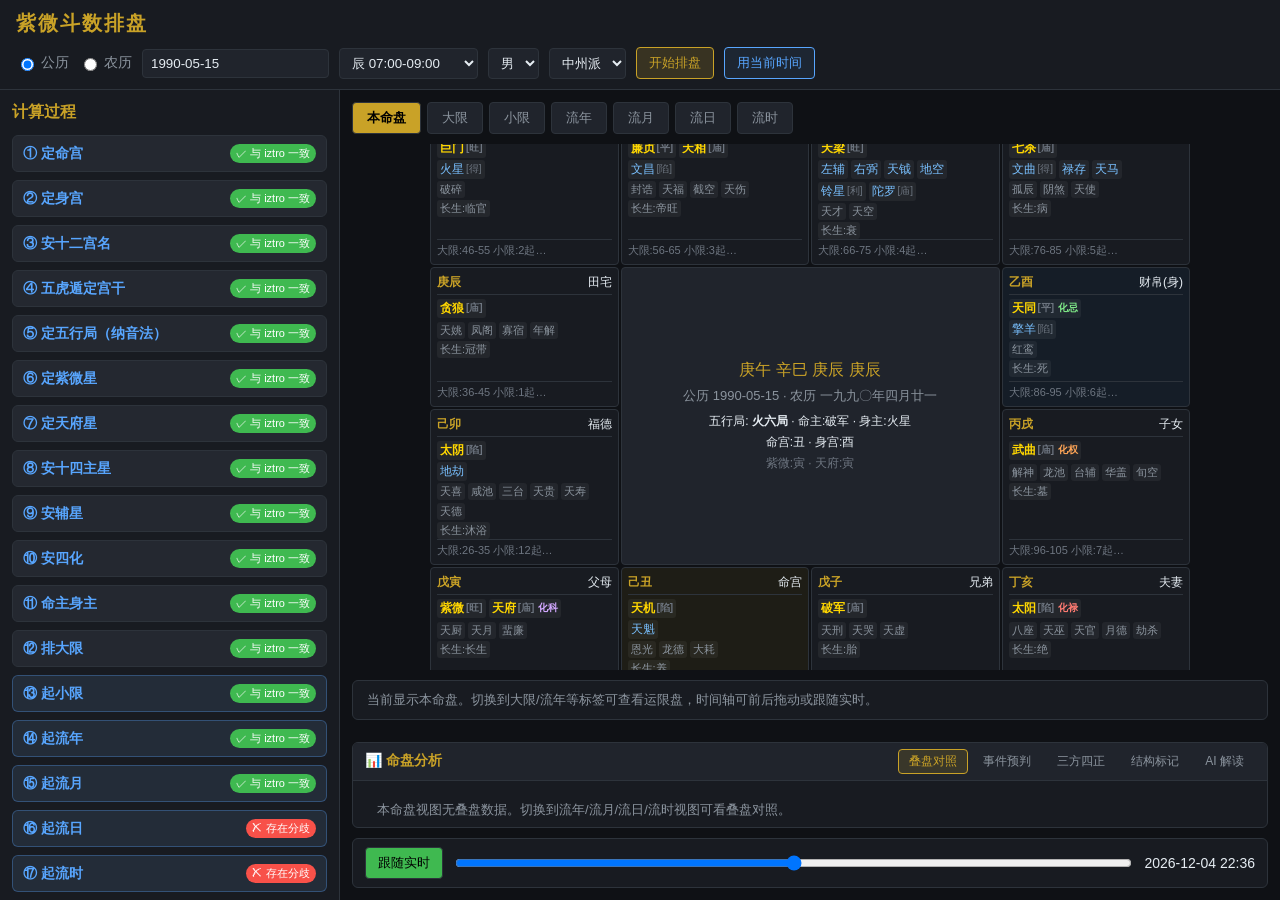
<file: index.html>
<!DOCTYPE html>
<html lang="zh-CN">
<head>
  <meta charset="UTF-8" />
  <meta name="viewport" content="width=device-width, initial-scale=1.0" />
  <title>紫微斗数排盘 · 实时滚动</title>
  <link rel="stylesheet" href="css/style.css?v=7" />
</head>
<body>
  <div id="app">
    <header class="topbar">
      <h1>紫微斗数排盘</h1>
      <div class="input-row">
        <label>
          <input type="radio" name="calendarType" value="solar" checked />
          公历
        </label>
        <label>
          <input type="radio" name="calendarType" value="lunar" />
          农历
        </label>
        <input type="text" id="dateInput" value="1990-05-15" placeholder="公历:1990-05-15 或 农历:1990-4-21" />
        <select id="hourInput"></select>
        <select id="genderInput">
          <option value="male" selected>男</option>
          <option value="female">女</option>
        </select>
        <select id="schoolInput">
          <option value="zhongzhou" selected>中州派</option>
          <option value="quanshu">全书派</option>
        </select>
        <button id="calcBtn" class="btn-primary">开始排盘</button>
        <button id="nowBtn" class="btn-secondary">用当前时间</button>
      </div>
    </header>

    <main class="main">
      <aside class="steps-panel">
        <h2>计算过程</h2>
        <div id="stepsList" class="steps-list"></div>
      </aside>

      <section class="chart-area">
        <div class="tabs">
          <button class="tab active" data-scope="origin">本命盘</button>
          <button class="tab" data-scope="decadal">大限</button>
          <button class="tab" data-scope="age">小限</button>
          <button class="tab" data-scope="yearly">流年</button>
          <button class="tab" data-scope="monthly">流月</button>
          <button class="tab" data-scope="daily">流日</button>
          <button class="tab" data-scope="hourly">流时</button>
        </div>
        <div id="nestedNav" class="nested-nav"></div>
        <div id="chartBox" class="chart-box"></div>
        <div id="horoscopeInfo" class="horoscope-info"></div>
        <div id="analysisPanel" class="analysis-panel">
          <div class="analysis-header">
            <h3>📊 命盘分析</h3>
            <div class="analysis-tabs">
              <button class="analysis-tab active" data-atab="overlay">叠盘对照</button>
              <button class="analysis-tab" data-atab="events">事件预判</button>
              <button class="analysis-tab" data-atab="sanfang">三方四正</button>
              <button class="analysis-tab" data-atab="markers">结构标记</button>
              <button class="analysis-tab" data-atab="aigpt">AI 解读</button>
            </div>
          </div>
          <div id="analysisContent" class="analysis-content"></div>
        </div>
        <div class="timeline">
          <button id="followRealtime" class="active">跟随实时</button>
          <input type="range" id="timeSlider" min="0" max="100" value="50" />
          <span id="targetTime"></span>
        </div>
      </section>
    </main>
  </div>

  <script src="lib/iztro.min.js?v=7"></script>
  <script src="js/data-tables.js?v=7"></script>
  <script src="js/engine.js?v=7"></script>
  <script src="js/llm-export.js?v=7"></script>
  <script src="js/config.js?v=7"></script>
  <script src="js/state.js?v=7"></script>
  <script src="js/utils.js?v=7"></script>
  <script src="js/api.js?v=7"></script>
  <script src="js/chart-renderer.js?v=7"></script>
  <script src="js/horoscope.js?v=7"></script>
  <script src="js/analysis.js?v=7"></script>
  <script src="js/app.js?v=7"></script>
</body>
</html>
</file>
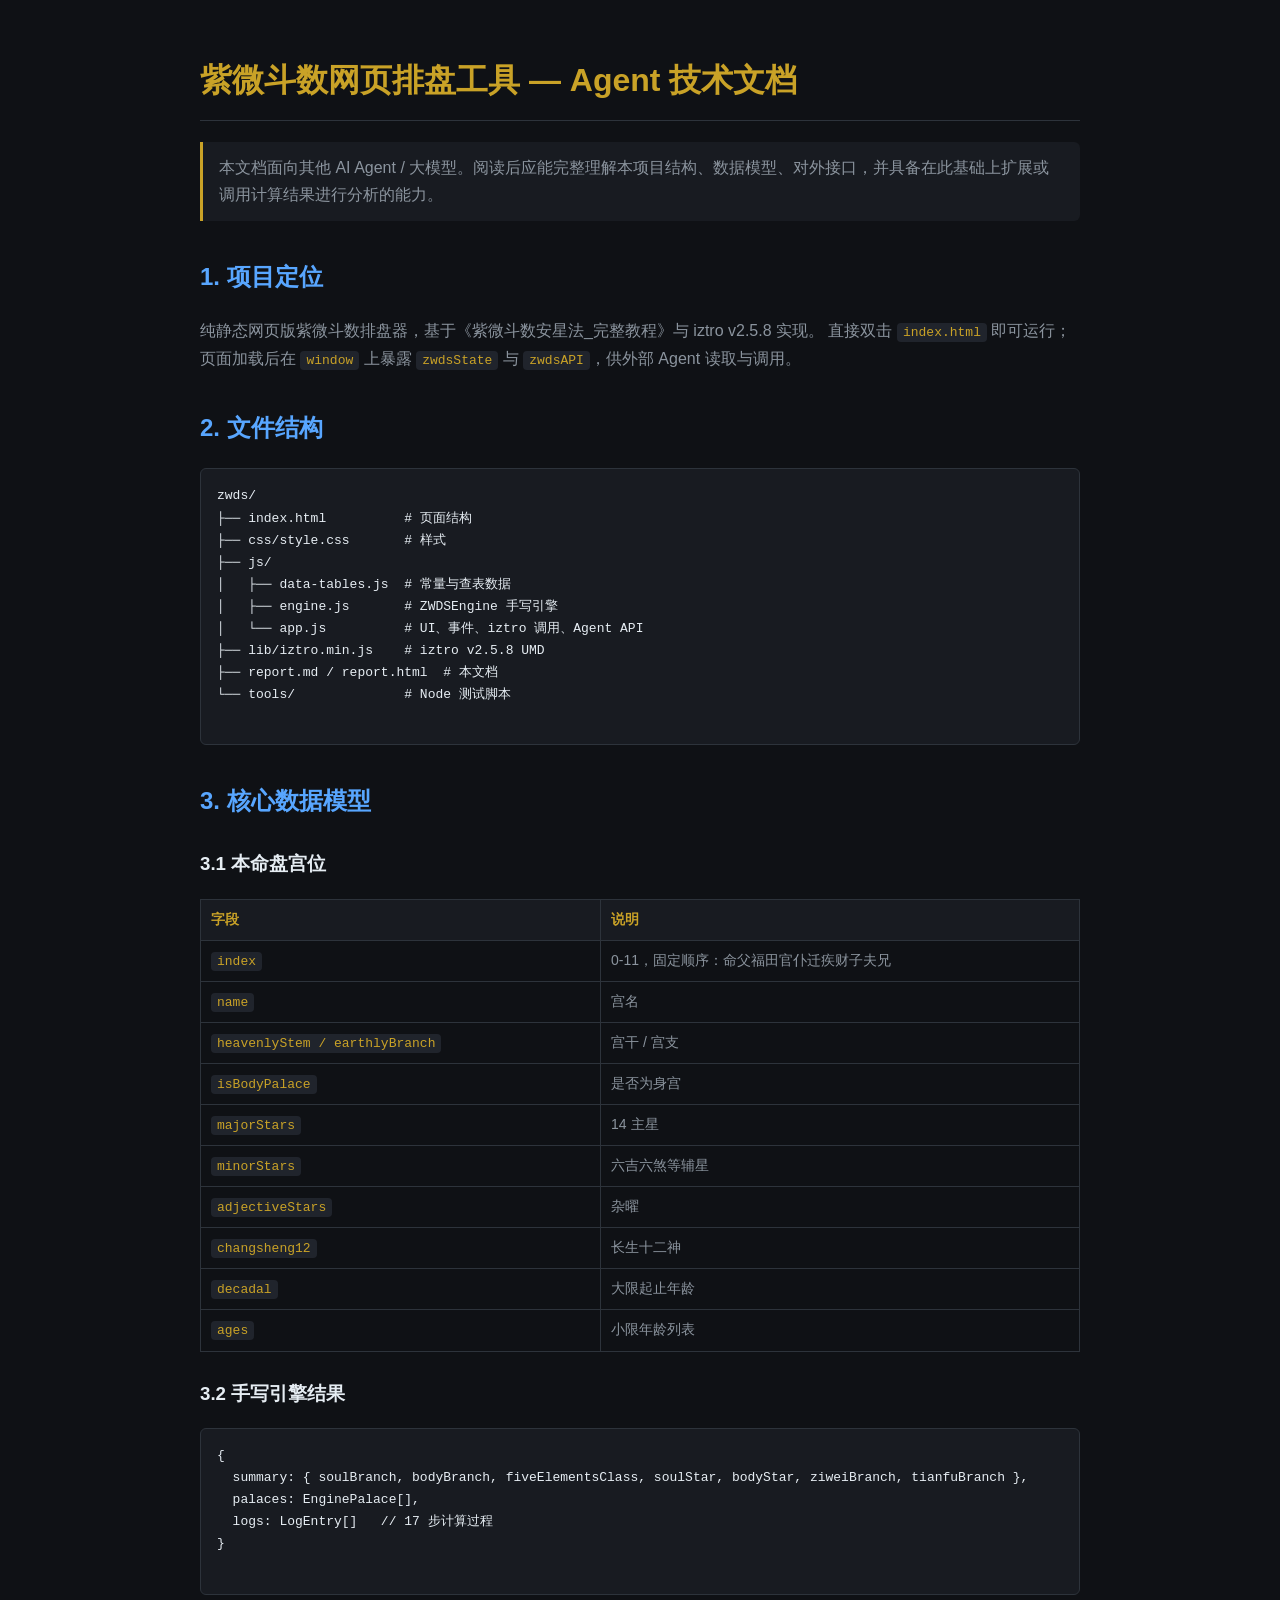
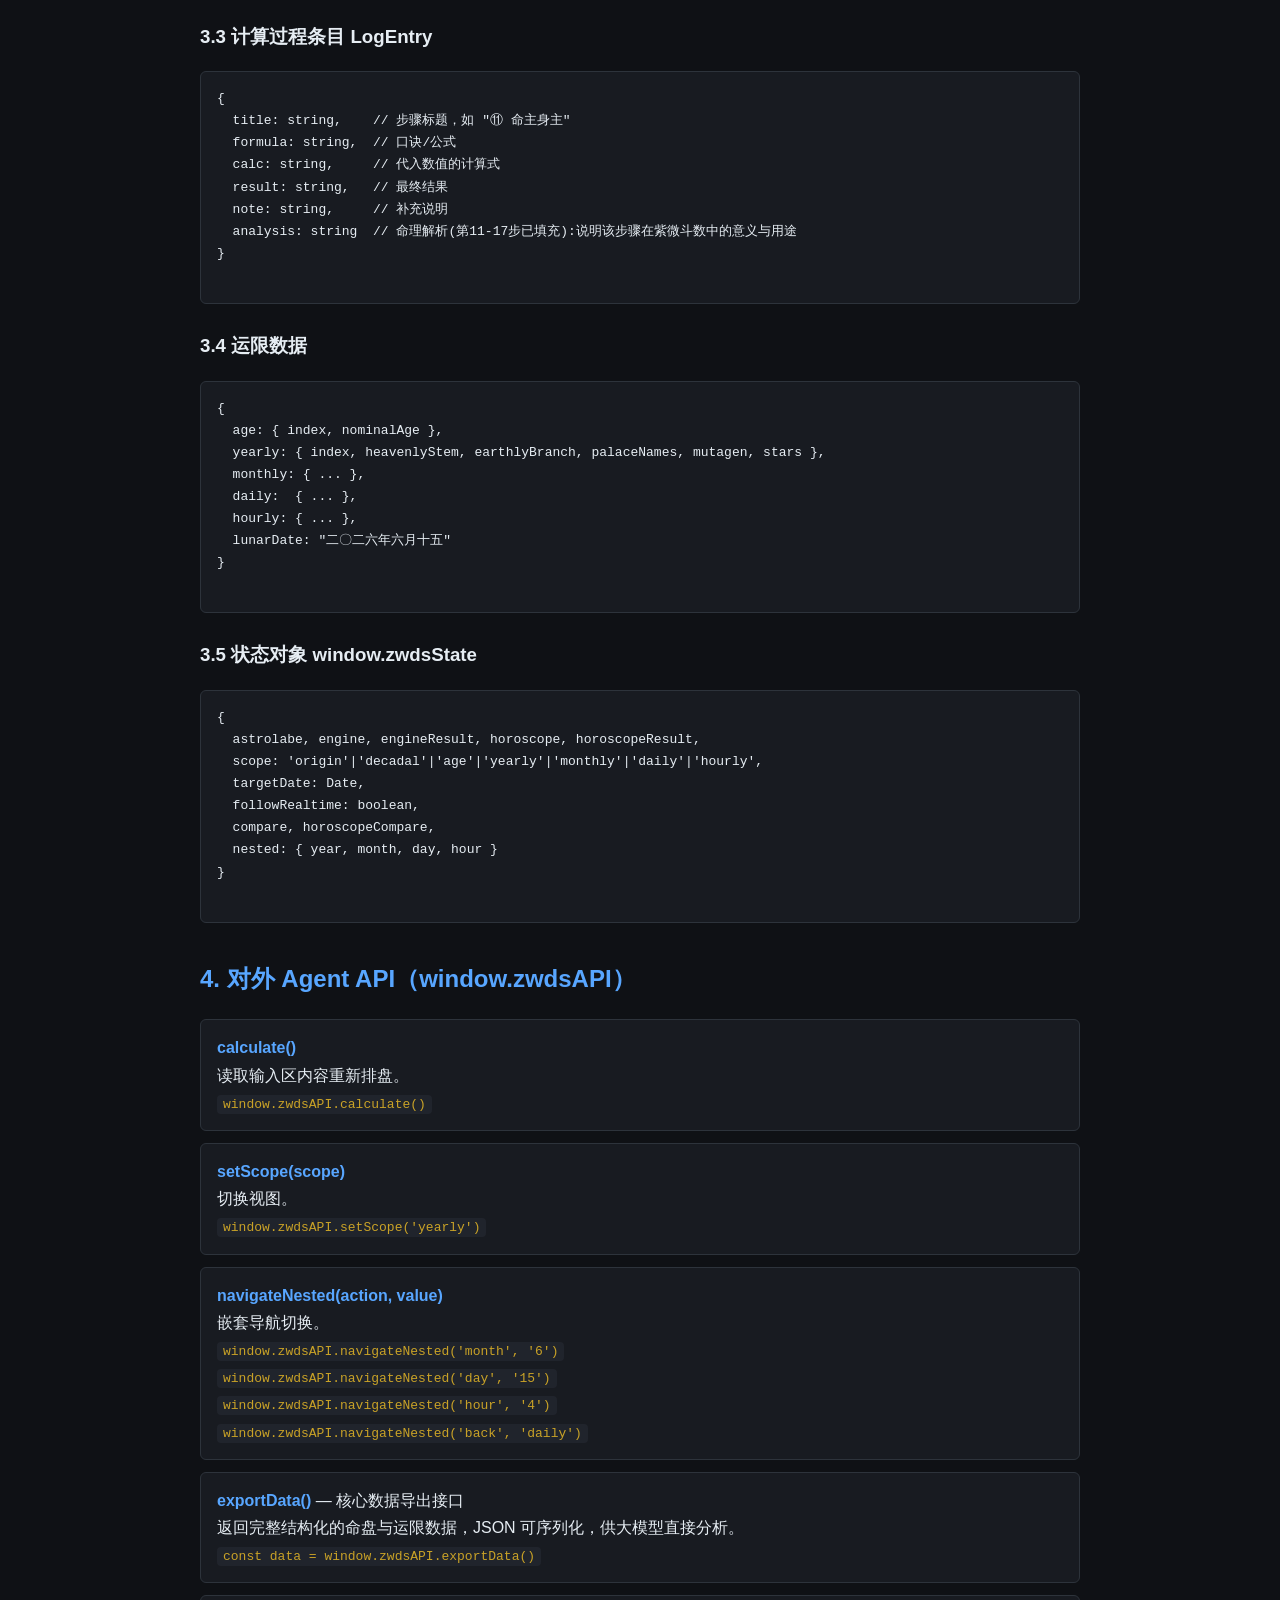
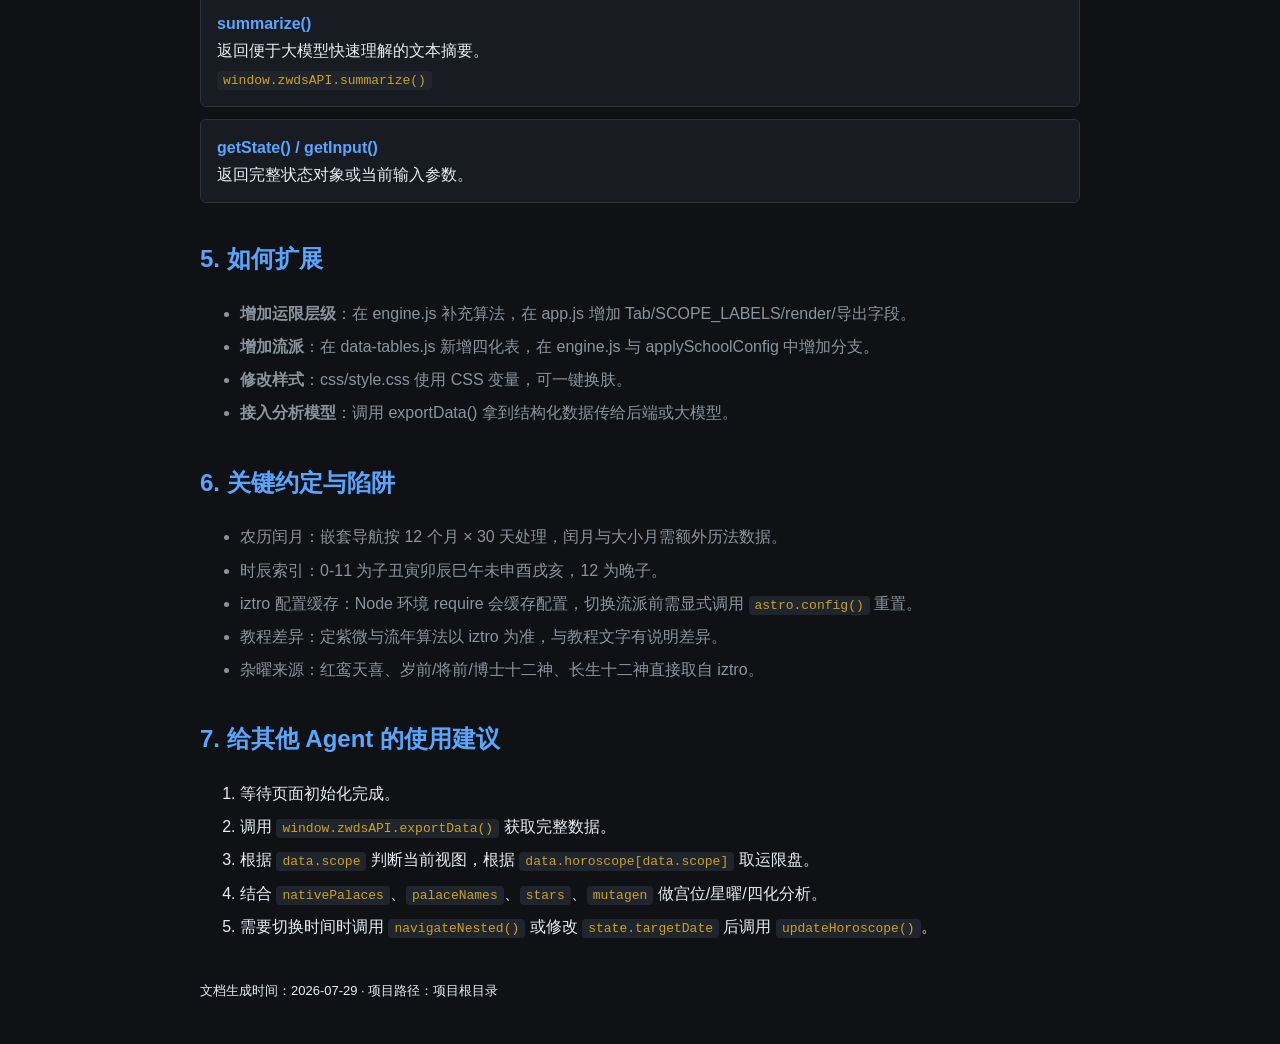
<file: report.html>
<!DOCTYPE html>
<html lang="zh-CN">
<head>
  <meta charset="UTF-8" />
  <meta name="viewport" content="width=device-width, initial-scale=1.0" />
  <title>紫微斗数网页排盘工具 — Agent 技术文档</title>
  <style>
    :root {
      --bg: #0f1115;
      --panel: #181b21;
      --panel-light: #20242c;
      --border: #2d333b;
      --text: #e6edf3;
      --text-dim: #8b949e;
      --accent: #c9a227;
      --accent2: #58a6ff;
      --green: #3fb950;
    }
    * { box-sizing: border-box; }
    body {
      margin: 0; padding: 0;
      background: var(--bg);
      color: var(--text);
      font-family: "Microsoft YaHei", "PingFang SC", "Noto Sans CJK SC", sans-serif;
      line-height: 1.7;
    }
    .container {
      max-width: 920px;
      margin: 0 auto;
      padding: 32px 20px;
    }
    h1 { color: var(--accent); border-bottom: 1px solid var(--border); padding-bottom: 12px; }
    h2 { color: var(--accent2); margin-top: 36px; }
    h3 { color: var(--text); margin-top: 26px; }
    p { color: var(--text-dim); }
    ul { color: var(--text-dim); }
    li { margin: 6px 0; }
    code {
      background: var(--panel-light);
      padding: 2px 6px;
      border-radius: 4px;
      color: var(--accent);
      font-family: Consolas, monospace;
      font-size: 13px;
    }
    pre {
      background: var(--panel);
      border: 1px solid var(--border);
      border-radius: 6px;
      padding: 16px;
      overflow-x: auto;
      color: var(--text);
      font-size: 13px;
    }
    table {
      width: 100%;
      border-collapse: collapse;
      margin: 16px 0;
      font-size: 14px;
    }
    th, td {
      border: 1px solid var(--border);
      padding: 8px 10px;
      text-align: left;
      vertical-align: top;
    }
    th { background: var(--panel); color: var(--accent); }
    td { color: var(--text-dim); }
    .note {
      background: var(--panel);
      border-left: 3px solid var(--accent);
      padding: 12px 16px;
      margin: 16px 0;
      border-radius: 0 6px 6px 0;
      color: var(--text-dim);
    }
    .api-box {
      background: var(--panel);
      border: 1px solid var(--border);
      border-radius: 6px;
      padding: 14px 16px;
      margin: 12px 0;
    }
    .api-box strong { color: var(--accent2); }
    a { color: var(--accent2); }
  </style>
</head>
<body>
  <div class="container">
    <h1>紫微斗数网页排盘工具 — Agent 技术文档</h1>
    <div class="note">
      本文档面向其他 AI Agent / 大模型。阅读后应能完整理解本项目结构、数据模型、对外接口，并具备在此基础上扩展或调用计算结果进行分析的能力。
    </div>

    <h2>1. 项目定位</h2>
    <p>
      纯静态网页版紫微斗数排盘器，基于《紫微斗数安星法_完整教程》与 iztro v2.5.8 实现。
      直接双击 <code>index.html</code> 即可运行；页面加载后在 <code>window</code> 上暴露 <code>zwdsState</code> 与 <code>zwdsAPI</code>，供外部 Agent 读取与调用。
    </p>

    <h2>2. 文件结构</h2>
    <pre>
zwds/
├── index.html          # 页面结构
├── css/style.css       # 样式
├── js/
│   ├── data-tables.js  # 常量与查表数据
│   ├── engine.js       # ZWDSEngine 手写引擎
│   └── app.js          # UI、事件、iztro 调用、Agent API
├── lib/iztro.min.js    # iztro v2.5.8 UMD
├── report.md / report.html  # 本文档
└── tools/              # Node 测试脚本
    </pre>

    <h2>3. 核心数据模型</h2>
    <h3>3.1 本命盘宫位</h3>
    <table>
      <tr><th>字段</th><th>说明</th></tr>
      <tr><td><code>index</code></td><td>0-11，固定顺序：命父福田官仆迁疾财子夫兄</td></tr>
      <tr><td><code>name</code></td><td>宫名</td></tr>
      <tr><td><code>heavenlyStem / earthlyBranch</code></td><td>宫干 / 宫支</td></tr>
      <tr><td><code>isBodyPalace</code></td><td>是否为身宫</td></tr>
      <tr><td><code>majorStars</code></td><td>14 主星</td></tr>
      <tr><td><code>minorStars</code></td><td>六吉六煞等辅星</td></tr>
      <tr><td><code>adjectiveStars</code></td><td>杂曜</td></tr>
      <tr><td><code>changsheng12</code></td><td>长生十二神</td></tr>
      <tr><td><code>decadal</code></td><td>大限起止年龄</td></tr>
      <tr><td><code>ages</code></td><td>小限年龄列表</td></tr>
    </table>

    <h3>3.2 手写引擎结果</h3>
    <pre>
{
  summary: { soulBranch, bodyBranch, fiveElementsClass, soulStar, bodyStar, ziweiBranch, tianfuBranch },
  palaces: EnginePalace[],
  logs: LogEntry[]   // 17 步计算过程
}
    </pre>

    <h3>3.3 计算过程条目 LogEntry</h3>
    <pre>
{
  title: string,    // 步骤标题，如 "⑪ 命主身主"
  formula: string,  // 口诀/公式
  calc: string,     // 代入数值的计算式
  result: string,   // 最终结果
  note: string,     // 补充说明
  analysis: string  // 命理解析(第11-17步已填充):说明该步骤在紫微斗数中的意义与用途
}
    </pre>

    <h3>3.4 运限数据</h3>
    <pre>
{
  age: { index, nominalAge },
  yearly: { index, heavenlyStem, earthlyBranch, palaceNames, mutagen, stars },
  monthly: { ... },
  daily:  { ... },
  hourly: { ... },
  lunarDate: "二〇二六年六月十五"
}
    </pre>

    <h3>3.5 状态对象 window.zwdsState</h3>
    <pre>
{
  astrolabe, engine, engineResult, horoscope, horoscopeResult,
  scope: 'origin'|'decadal'|'age'|'yearly'|'monthly'|'daily'|'hourly',
  targetDate: Date,
  followRealtime: boolean,
  compare, horoscopeCompare,
  nested: { year, month, day, hour }
}
    </pre>

    <h2>4. 对外 Agent API（window.zwdsAPI）</h2>

    <div class="api-box">
      <strong>calculate()</strong><br/>
      读取输入区内容重新排盘。<br/>
      <code>window.zwdsAPI.calculate()</code>
    </div>

    <div class="api-box">
      <strong>setScope(scope)</strong><br/>
      切换视图。<br/>
      <code>window.zwdsAPI.setScope('yearly')</code>
    </div>

    <div class="api-box">
      <strong>navigateNested(action, value)</strong><br/>
      嵌套导航切换。<br/>
      <code>window.zwdsAPI.navigateNested('month', '6')</code><br/>
      <code>window.zwdsAPI.navigateNested('day', '15')</code><br/>
      <code>window.zwdsAPI.navigateNested('hour', '4')</code><br/>
      <code>window.zwdsAPI.navigateNested('back', 'daily')</code>
    </div>

    <div class="api-box">
      <strong>exportData()</strong> — 核心数据导出接口<br/>
      返回完整结构化的命盘与运限数据，JSON 可序列化，供大模型直接分析。<br/>
      <code>const data = window.zwdsAPI.exportData()</code>
    </div>

    <div class="api-box">
      <strong>summarize()</strong><br/>
      返回便于大模型快速理解的文本摘要。<br/>
      <code>window.zwdsAPI.summarize()</code>
    </div>

    <div class="api-box">
      <strong>getState() / getInput()</strong><br/>
      返回完整状态对象或当前输入参数。
    </div>

    <h2>5. 如何扩展</h2>
    <ul>
      <li><strong>增加运限层级</strong>：在 engine.js 补充算法，在 app.js 增加 Tab/SCOPE_LABELS/render/导出字段。</li>
      <li><strong>增加流派</strong>：在 data-tables.js 新增四化表，在 engine.js 与 applySchoolConfig 中增加分支。</li>
      <li><strong>修改样式</strong>：css/style.css 使用 CSS 变量，可一键换肤。</li>
      <li><strong>接入分析模型</strong>：调用 exportData() 拿到结构化数据传给后端或大模型。</li>
    </ul>

    <h2>6. 关键约定与陷阱</h2>
    <ul>
      <li>农历闰月：嵌套导航按 12 个月 × 30 天处理，闰月与大小月需额外历法数据。</li>
      <li>时辰索引：0-11 为子丑寅卯辰巳午未申酉戌亥，12 为晚子。</li>
      <li>iztro 配置缓存：Node 环境 require 会缓存配置，切换流派前需显式调用 <code>astro.config()</code> 重置。</li>
      <li>教程差异：定紫微与流年算法以 iztro 为准，与教程文字有说明差异。</li>
      <li>杂曜来源：红鸾天喜、岁前/将前/博士十二神、长生十二神直接取自 iztro。</li>
    </ul>

    <h2>7. 给其他 Agent 的使用建议</h2>
    <ol>
      <li>等待页面初始化完成。</li>
      <li>调用 <code>window.zwdsAPI.exportData()</code> 获取完整数据。</li>
      <li>根据 <code>data.scope</code> 判断当前视图，根据 <code>data.horoscope[data.scope]</code> 取运限盘。</li>
      <li>结合 <code>nativePalaces</code>、<code>palaceNames</code>、<code>stars</code>、<code>mutagen</code> 做宫位/星曜/四化分析。</li>
      <li>需要切换时间时调用 <code>navigateNested()</code> 或修改 <code>state.targetDate</code> 后调用 <code>updateHoroscope()</code>。</li>
    </ol>

    <p style="margin-top:40px;color:var(--muted);font-size:13px;">
      文档生成时间：2026-07-29 · 项目路径：项目根目录
    </p>
  </div>
</body>
</html>
</file>
<file: css/style.css>
:root {
  --bg: #0f1115;
  --panel: #181b21;
  --panel-light: #20242c;
  --border: #2d333b;
  --text: #e6edf3;
  --text-dim: #8b949e;
  --accent: #c9a227;
  --accent2: #58a6ff;
  --red: #f85149;
  --green: #3fb950;
  --muted: #6e7681;
  --major: #ffd700;
  --minor: #79c0ff;
  --mutagen-lu: #ff7b72;
  --mutagen-quan: #ffa657;
  --mutagen-ke: #d2a8ff;
  --mutagen-ji: #7ee787;
  --tough: #ff9b9b;
  --flower: #ff9bce;
}

* { box-sizing: border-box; }
html, body {
  margin: 0; padding: 0;
  background: var(--bg);
  color: var(--text);
  font-family: "Microsoft YaHei", "PingFang SC", "Noto Sans CJK SC", sans-serif;
  font-size: 14px;
  height: 100%;
}

#app { display: flex; flex-direction: column; height: 100vh; }

.topbar {
  background: var(--panel);
  border-bottom: 1px solid var(--border);
  padding: 10px 16px;
  flex: 0 0 auto;
}
.topbar h1 { margin: 0 0 10px; font-size: 20px; color: var(--accent); letter-spacing: 2px; }
.input-row { display: flex; flex-wrap: wrap; gap: 10px; align-items: center; }
.input-row label { display: flex; align-items: center; gap: 4px; cursor: pointer; color: var(--text-dim); }
.input-row input, .input-row select { background: var(--panel-light); color: var(--text); border: 1px solid var(--border); border-radius: 4px; padding: 6px 8px; }
button {
  background: var(--panel-light);
  color: var(--text);
  border: 1px solid var(--border);
  border-radius: 4px;
  padding: 6px 12px;
  cursor: pointer;
  transition: .15s;
}
button:hover { border-color: var(--accent); }
.btn-primary { background: rgba(201,162,39,.18); border-color: var(--accent); color: var(--accent); }
.btn-primary:hover { background: rgba(201,162,39,.3); }
.btn-secondary { color: var(--accent2); border-color: var(--accent2); background: rgba(88,166,255,.08); }
.quick-cases { margin-top: 8px; display: flex; gap: 8px; align-items: center; font-size: 12px; color: var(--text-dim); }
.quick-cases button { padding: 4px 8px; font-size: 12px; }

.main { display: flex; flex: 1 1 auto; overflow: hidden; }

.steps-panel {
  width: 340px;
  flex: 0 0 340px;
  background: var(--panel);
  border-right: 1px solid var(--border);
  overflow-y: auto;
  padding: 12px;
}
.steps-panel h2 { margin: 0 0 12px; font-size: 16px; color: var(--accent); }
.steps-list { display: flex; flex-direction: column; gap: 8px; }
.step {
  background: var(--panel-light);
  border: 1px solid var(--border);
  border-radius: 6px;
  overflow: hidden;
}
.step-header {
  padding: 8px 10px;
  cursor: pointer;
  display: flex; justify-content: space-between; align-items: center;
  background: rgba(255,255,255,.02);
}
.step-header .title { font-weight: 600; color: var(--accent2); }
.step-header .badge {
  font-size: 11px; padding: 2px 6px; border-radius: 10px;
  background: var(--green); color: #fff;
}
.step-header .badge.warn { background: var(--red); }
.step-body { padding: 10px; border-top: 1px solid var(--border); display: none; }
.step.open .step-body { display: block; }
.step-body .formula { color: var(--text-dim); font-size: 12px; margin-bottom: 6px; }
.step-body .calc { color: var(--text); line-height: 1.6; }
.step-body .result { margin-top: 6px; color: var(--accent); }
.step-body .note { margin-top: 6px; color: var(--muted); font-size: 12px; }
.step-body .analysis { margin-top: 8px; padding: 8px; border-left: 3px solid var(--accent); background: rgba(88,166,255,.08); color: var(--text); font-size: 13px; line-height: 1.6; border-radius: 0 6px 6px 0; }
.step-body .analysis strong { color: var(--accent); }
.step.horoscope-step { border-color: rgba(88,166,255,.35); }
.step.horoscope-step .step-header { background: rgba(88,166,255,.06); }

.chart-area {
  flex: 1 1 auto;
  display: flex; flex-direction: column;
  overflow: hidden;
  padding: 12px;
  gap: 10px;
}
.tabs { display: flex; gap: 6px; flex-wrap: wrap; }
.tab {
  padding: 6px 14px; border-radius: 4px;
  background: var(--panel-light); color: var(--text-dim);
}
.tab.active { background: var(--accent); color: #000; font-weight: 600; }
.chart-box {
  flex: 1 1 auto;
  display: flex; justify-content: center; align-items: center;
  overflow: auto;
}
.horoscope-info {
  flex: 0 0 auto;
  background: var(--panel);
  border: 1px solid var(--border);
  border-radius: 6px;
  padding: 10px 14px;
  font-size: 13px;
  color: var(--text-dim);
}
.timeline {
  flex: 0 0 auto;
  display: flex; align-items: center; gap: 10px;
  background: var(--panel);
  border: 1px solid var(--border);
  border-radius: 6px;
  padding: 8px 12px;
}
.timeline button.active { background: var(--green); color: #000; }
.timeline input[type=range] { flex: 1; }

/* 命盘方格 */
.zwds-grid {
  display: grid;
  grid-template-columns: repeat(4, 1fr);
  grid-template-rows: repeat(4, 1fr);
  gap: 2px;
  width: min(760px, 95vw);
  height: min(760px, calc(100vh - 300px));
  min-height: 420px;
}
.cell {
  background: var(--panel);
  border: 1px solid var(--border);
  border-radius: 4px;
  padding: 6px;
  display: flex; flex-direction: column;
  font-size: 12px;
  position: relative;
}
.cell.center {
  grid-column: 2 / 4; grid-row: 2 / 4;
  justify-content: center; align-items: center;
  text-align: center;
  background: var(--panel-light);
}
.cell-header {
  display: flex; justify-content: space-between;
  border-bottom: 1px solid var(--border);
  padding-bottom: 3px;
  margin-bottom: 4px;
  color: var(--text-dim);
}
.cell-branch { color: var(--accent); font-weight: 600; }
.cell-name { color: var(--text); }
.cell-body { flex: 1; display: flex; flex-direction: column; gap: 2px; overflow: hidden; }
.star-row { display: flex; flex-wrap: wrap; gap: 3px; }
.star {
  display: inline-flex; align-items: center; gap: 2px;
  padding: 1px 3px; border-radius: 3px;
  background: rgba(255,255,255,.05);
}
.star.major { color: var(--major); font-weight: 600; }
.star.minor { color: var(--minor); }
.star.tough { color: var(--tough); }
.star.flower { color: var(--flower); }
.star.adj { color: var(--text-dim); font-size: 11px; }
.star .bright { font-size: 10px; color: var(--muted); }
.star .mutagen { font-size: 10px; margin-left: 2px; }
.mutagen-lu { color: var(--mutagen-lu); }
.mutagen-quan { color: var(--mutagen-quan); }
.mutagen-ke { color: var(--mutagen-ke); }
.mutagen-ji { color: var(--mutagen-ji); }
.cell-footer {
  margin-top: auto;
  padding-top: 3px;
  border-top: 1px solid var(--border);
  color: var(--muted);
  font-size: 11px;
  overflow: hidden; white-space: nowrap; text-overflow: ellipsis;
}
.cell.horoscope-focus { border-color: var(--accent2); box-shadow: 0 0 0 1px var(--accent2); }
.cell.soul-palace { background: rgba(201,162,39,.08); }
.cell.body-palace { background: rgba(88,166,255,.08); }

.scope-stars {
  position: absolute; top: 2px; right: 2px;
  display: flex; flex-wrap: wrap; gap: 2px; justify-content: flex-end;
  max-width: 70%;
}
.scope-star {
  font-size: 10px; padding: 1px 3px; border-radius: 3px;
  background: rgba(88,166,255,.15); color: var(--accent2);
}
.scope-star.tough { background: rgba(248,81,73,.15); color: var(--red); }

.empty-state {
  color: var(--text-dim); text-align: center; padding: 40px;
}

/* 嵌套年月日时导航 */
.nested-nav {
  flex: 0 0 auto;
  background: var(--panel);
  border: 1px solid var(--border);
  border-radius: 6px;
  padding: 10px 12px;
  display: flex;
  flex-direction: column;
  gap: 8px;
}
.nested-wrap { width: 100%; }
.nested-title {
  color: var(--accent);
  font-weight: 600;
  margin-bottom: 6px;
  font-size: 13px;
}
.nested-back {
  margin-bottom: 8px;
  padding: 4px 10px;
  font-size: 12px;
  background: rgba(88,166,255,.1);
  border-color: var(--accent2);
  color: var(--accent2);
}
.nested-grid {
  display: flex;
  flex-wrap: wrap;
  gap: 5px;
}
.nested-grid.days { max-height: 90px; overflow-y: auto; }
.nested-item {
  padding: 4px 8px;
  font-size: 12px;
  min-width: 40px;
  background: var(--panel-light);
  border: 1px solid var(--border);
  border-radius: 4px;
  color: var(--text-dim);
  cursor: pointer;
}
.nested-item:hover { border-color: var(--accent); color: var(--text); }
.nested-item.active { background: var(--accent); color: #000; border-color: var(--accent); font-weight: 600; }

/* ===== Analysis Panel ===== */
.analysis-panel {
  margin-top: 12px;
  border: 1px solid var(--border);
  border-radius: 6px;
  overflow: hidden;
  background: var(--panel);
}
.analysis-header {
  display: flex;
  align-items: center;
  justify-content: space-between;
  padding: 6px 12px;
  background: var(--panel-light);
  border-bottom: 1px solid var(--border);
}
.analysis-header h3 { font-size: 14px; margin: 0; color: var(--accent); }
.analysis-tabs { display: flex; gap: 4px; }
.analysis-tab {
  padding: 3px 10px;
  font-size: 12px;
  background: transparent;
  border: 1px solid transparent;
  border-radius: 4px;
  color: var(--text-dim);
  cursor: pointer;
}
.analysis-tab:hover { color: var(--text); }
.analysis-tab.active {
  background: rgba(201,162,39,.15);
  border-color: var(--accent);
  color: var(--accent);
}
.analysis-content {
  padding: 8px 12px;
  font-size: 13px;
  max-height: 360px;
  overflow-y: auto;
}
.overlay-table { width: 100%; border-collapse: collapse; font-size: 12px; }
.overlay-table th {
  text-align: left; padding: 3px 5px; background: var(--panel-light);
  color: var(--accent); border-bottom: 2px solid var(--border);
  position: sticky; top: 0; z-index: 1;
}
.overlay-table td { padding: 3px 5px; border-bottom: 1px solid var(--border); }
.overlay-table tr:hover td { background: rgba(201,162,39,.06); }
.overlay-table .auspicious { color: var(--green); }
.overlay-table .inauspicious { color: var(--red); }
.overlay-table .fortune-soul { background: rgba(88,166,255,.1); font-weight: 600; }
.event-grid { display: grid; grid-template-columns: repeat(auto-fill, minmax(210px, 1fr)); gap: 8px; }
.event-card {
  padding: 8px 10px; border-radius: 6px;
  background: var(--panel-light); border: 1px solid var(--border);
}
.event-card-great { border-color: var(--green); }
.event-card-good { border-color: var(--green); }
.event-card-flat { border-color: var(--text-dim); }
.event-card-bad { border-color: var(--red); }
.event-card-terrible { border-color: var(--red); background: rgba(248,81,73,.08); }
.event-card-header {
  display: flex; justify-content: space-between;
  align-items: center; margin-bottom: 4px;
}
.event-card-name { font-weight: 600; font-size: 13px; }
.event-card-score { font-size: 18px; font-weight: 700; }
.event-card-judge {
  font-size: 11px; padding: 1px 6px; border-radius: 3px;
  font-weight: 600;
}
.event-card-triggers { font-size: 11px; color: var(--text-dim); line-height: 1.5; }
.event-card-triggers span { color: var(--accent); }
.marker-list { display: flex; flex-direction: column; gap: 4px; }
.marker-item {
  padding: 5px 8px; border-radius: 4px; font-size: 12px;
  display: flex; align-items: flex-start; gap: 6px;
}
.marker-danger { background: rgba(248,81,73,.1); border: 1px solid rgba(248,81,73,.3); }
.marker-warning { background: rgba(201,162,39,.08); border: 1px solid rgba(201,162,39,.3); }
.marker-good { background: rgba(63,185,80,.08); border: 1px solid rgba(63,185,80,.3); }
.marker-info { background: rgba(88,166,255,.06); border: 1px solid rgba(88,166,255,.2); }
.marker-icon { font-size: 14px; flex-shrink: 0; }
.marker-type { font-weight: 600; white-space: nowrap; }
.marker-detail { color: var(--text-dim); }
.sanfang-table { width: 100%; border-collapse: collapse; font-size: 12px; }
.sanfang-table th {
  text-align: left; padding: 3px 5px; background: var(--panel-light);
  color: var(--accent); border-bottom: 2px solid var(--border);
  position: sticky; top: 0; z-index: 1;
}
.sanfang-table td { padding: 3px 5px; border-bottom: 1px solid var(--border); vertical-align: top; }
.sanfang-table tr:hover td { background: rgba(201,162,39,.06); }
.score-good { color: var(--green); font-weight: 700; }
.score-flat { color: var(--text-dim); }
.score-weak { color: var(--red); }
.score-bad { color: var(--red); font-weight: 700; }
@media (max-width: 800px) {
  .overlay-table, .sanfang-table { font-size: 11px; }
  .overlay-table th, .overlay-table td,
  .sanfang-table th, .sanfang-table td { padding: 2px 3px; }
}

/* ===== AI 解读 ===== */
.aigpt-config {
  padding: 8px 12px;
  background: var(--panel);
  border: 1px solid var(--border);
  border-radius: 6px;
}
.aigpt-config-row {
  display: flex;
  align-items: center;
  gap: 8px;
}
.aigpt-config-row label { color: var(--text-dim); font-size: 13px; white-space: nowrap; }
.aigpt-config-row input, .aigpt-config-row select {
  background: var(--panel-light);
  color: var(--text);
  border: 1px solid var(--border);
  border-radius: 4px;
  padding: 5px 8px;
  font-size: 13px;
}
.aigpt-output {
  margin-top: 8px;
  padding: 12px 16px;
  background: var(--panel);
  border: 1px solid var(--border);
  border-radius: 6px;
  font-size: 14px;
  line-height: 1.8;
  color: var(--text);
  max-height: 480px;
  overflow-y: auto;
}
.aigpt-output h2 { font-size: 16px; color: var(--accent); margin: 16px 0 8px; border-bottom: 1px solid var(--border); padding-bottom: 4px; }
.aigpt-output h2:first-child { margin-top: 0; }
.aigpt-output h3 { font-size: 14px; color: var(--accent2); margin: 12px 0 6px; }
.aigpt-output ul, .aigpt-output ol { padding-left: 20px; }
.aigpt-output li { margin-bottom: 4px; }
.aigpt-output strong { color: var(--accent); }
.aigpt-output em { color: var(--accent2); }
.aigpt-output blockquote {
  border-left: 3px solid var(--accent);
  padding: 4px 12px;
  margin: 8px 0;
  background: rgba(201,162,39,.08);
  border-radius: 0 6px 6px 0;
}
.aigpt-output .typing { color: var(--text-dim); }
.aigpt-output .error { color: var(--red); padding: 8px; background: rgba(248,81,73,.08); border-radius: 4px; }
.aigpt-key-saved {
  display: flex;
  align-items: center;
  gap: 8px;
  padding: 6px 10px;
  background: rgba(63,185,80,.1);
  border: 1px solid rgba(63,185,80,.3);
  border-radius: 4px;
  font-size: 13px;
  color: var(--green);
}
.aigpt-key-saved .btn-text {
  background: none;
  border: none;
  color: var(--accent);
  cursor: pointer;
  font-size: 12px;
  text-decoration: underline;
  padding: 2px 4px;
}
.aigpt-key-help {
  padding: 6px 10px;
  background: rgba(88,166,255,.08);
  border: 1px solid rgba(88,166,255,.2);
  border-radius: 4px;
  font-size: 13px;
  color: var(--text-dim);
  line-height: 1.6;
}
.aigpt-prompt-preview {
  margin-top: 8px;
  font-size: 11px;
  color: var(--text-dim);
  background: var(--bg);
  padding: 8px 10px;
  border-radius: 4px;
  max-height: 120px;
  overflow-y: auto;
  white-space: pre-wrap;
  font-family: 'Consolas', 'Courier New', monospace;
}
.aigpt-thinking {
  margin-top: 8px;
  padding: 8px 12px;
  background: var(--panel-light);
  border: 1px solid var(--border);
  border-radius: 6px;
}
.aigpt-thinking summary {
  cursor: pointer;
  color: var(--accent2);
  font-size: 13px;
  user-select: none;
}
.aigpt-thinking summary:hover { color: var(--accent); }
.aigpt-config-row button { white-space: nowrap; }
.aigpt-config-row #aigptBase { min-width: 260px; }
</file>
